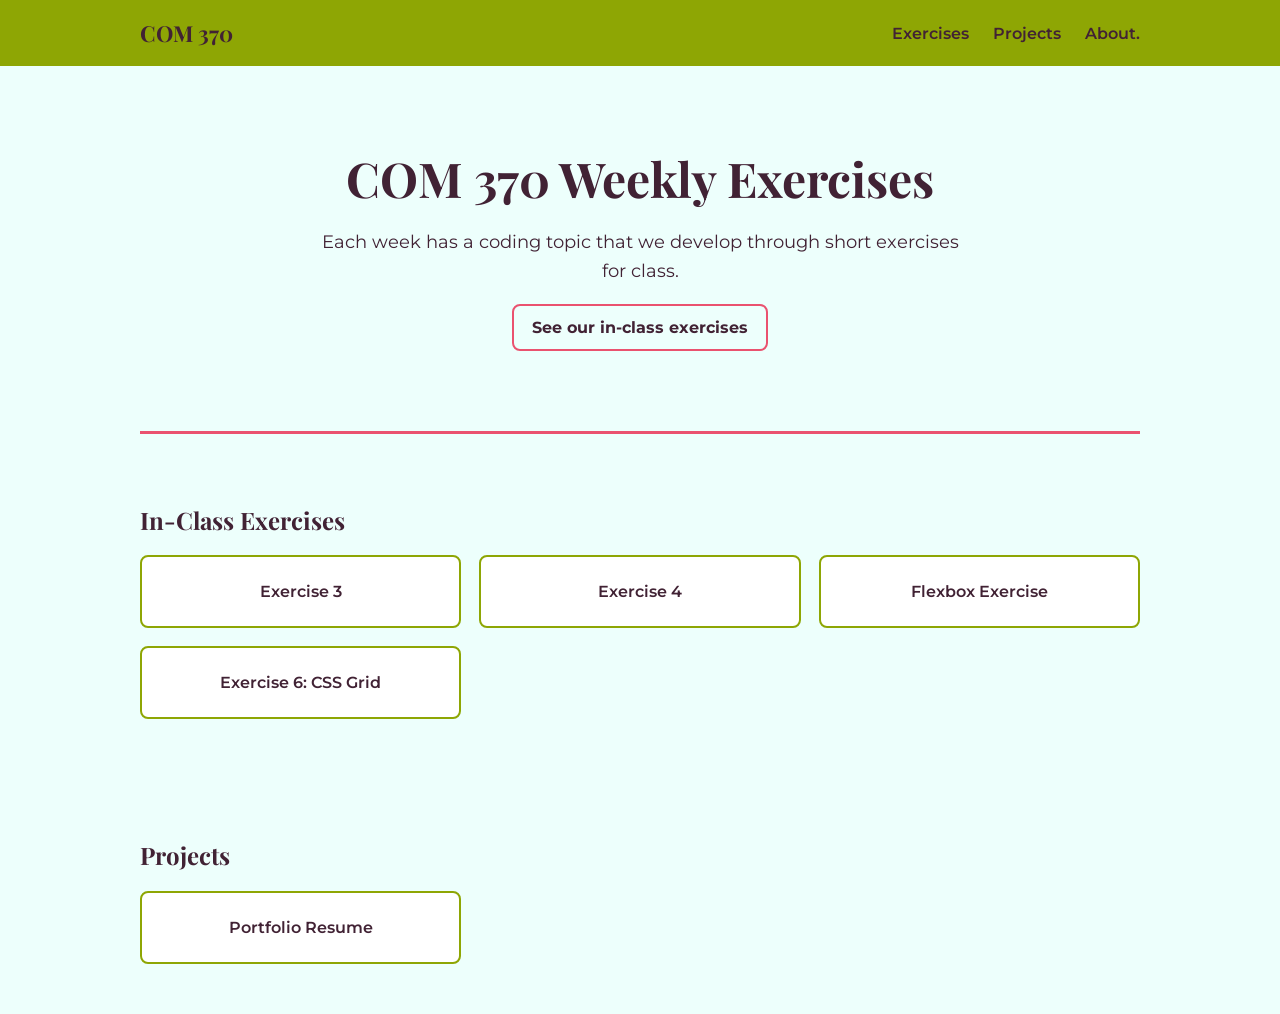
<file: index.html>
<!DOCTYPE html>
<html lang="en">
<head>
    <meta charset="UTF-8">
    <meta name="viewport" content="width=device-width, initial-scale=1.0">
    <title>COM 370 Class Website</title>

    <!-- These links load the two fonts chosen for the tutorial. -->
    <link rel="preconnect" href="https://fonts.googleapis.com">
    <link rel="preconnect" href="https://fonts.gstatic.com" crossorigin>
    <link href="https://fonts.googleapis.com/css2?family=Montserrat:wght@400;600;700&family=Playfair+Display:wght@700&display=swap" rel="stylesheet">

    <!-- This connects the HTML page to the CSS file. -->
    <link rel="stylesheet" href="style.css">
</head>

<body>
    <header class="site-header">
        <nav class="container nav">
            <a class="logo" href="#top">COM 370</a>

            <ul class="nav-links">
                <li><a href="#exercises">Exercises</a></li>
                <li><a href="#projects">Projects</a></li>
                <li><a href="#about">About.</a></li>
            </ul>
        </nav>
    </header>

    <main id="top" class="container">
        <section class="hero" id="about">
            <h1>COM 370 Weekly Exercises</h1>
            <p>
                Each week has a coding topic that we develop
                through short exercises for class.
            </p>
            <a class="btn" href="#exercises">See our in-class exercises</a>
        </section>

        <section class="exercises" id="exercises">
            <h2>In-Class Exercises</h2>

            <div class="cards">
    <a class="card" href="https://kevvasq02-hue.github.io/exercise-3/">
        Exercise 3
    </a>

    <a class="card" href="https://kevvasq02-hue.github.io/exercise4/">
        Exercise 4
    </a>

    <a class="card" href="https://kevvasq02-hue.github.io/flexbox/">
        Flexbox Exercise
    </a>

    <a class="card" href="https://kevvasq02-hue.github.io/exercise-6-grid/">
        Exercise 6: CSS Grid
    </a>

    
</div>
        
        </section>

        <section class="projects" id="projects">
            <h2>Projects</h2>
            <div class="cards">
            <a class="card" href="https://kevvasq02-hue.github.io/portfolioresume/">
        Portfolio Resume

    </a>
    </div>
        
</body>
</html>
</file>
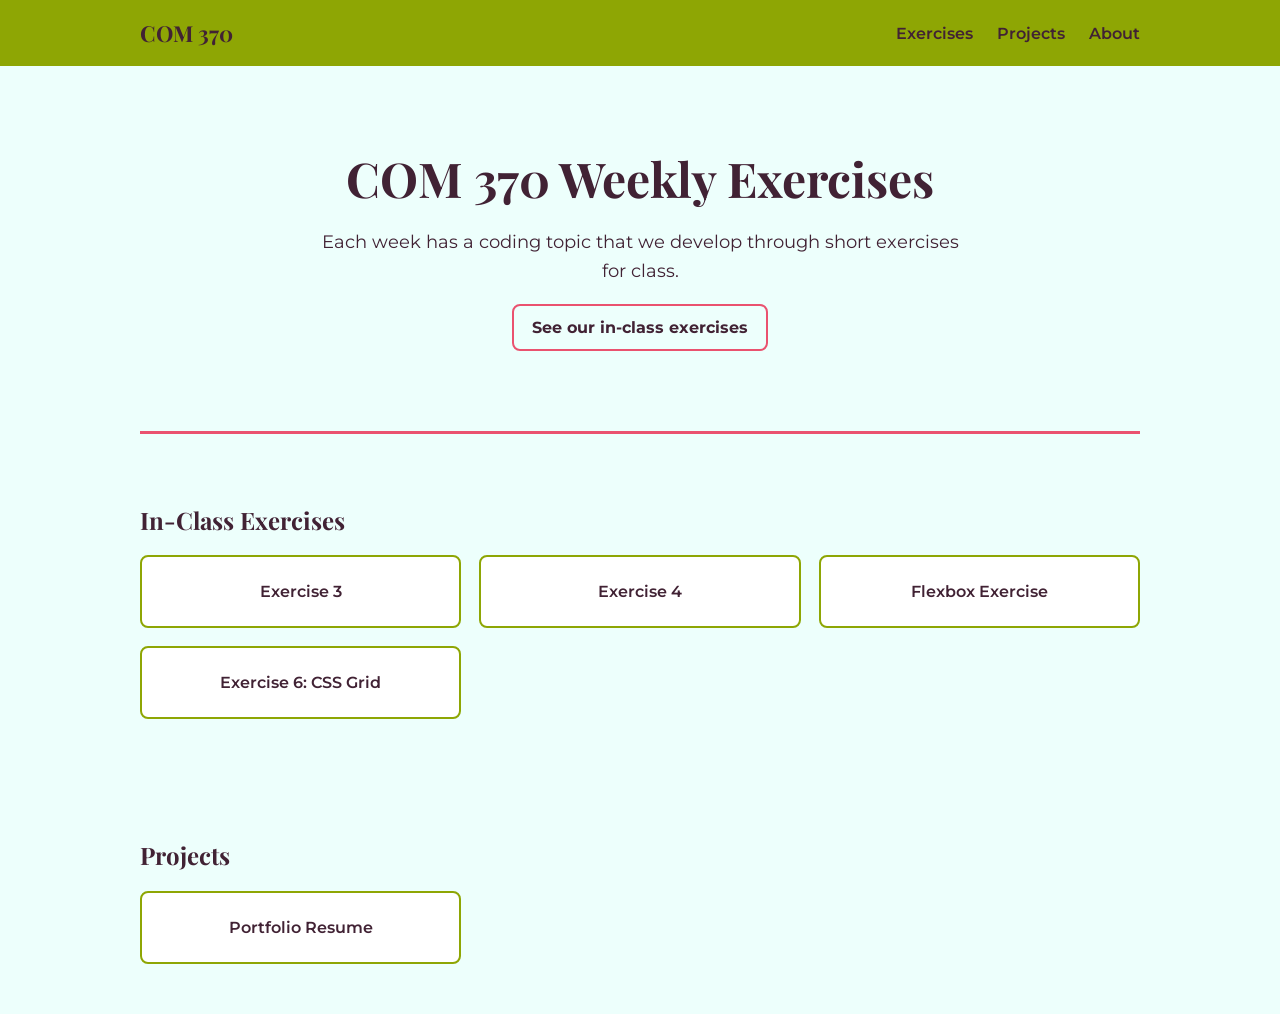
<file: com370/index (1).html>
<!DOCTYPE html>
<html lang="en">
<head>
    <meta charset="UTF-8">
    <meta name="viewport" content="width=device-width, initial-scale=1.0">
    <title>COM 370 Class Website</title>

    <!-- These links load the two fonts chosen for the tutorial. -->
    <link rel="preconnect" href="https://fonts.googleapis.com">
    <link rel="preconnect" href="https://fonts.gstatic.com" crossorigin>
    <link href="https://fonts.googleapis.com/css2?family=Montserrat:wght@400;600;700&family=Playfair+Display:wght@700&display=swap" rel="stylesheet">

    <!-- This connects the HTML page to the CSS file. -->
    <link rel="stylesheet" href="style.css">
</head>

<body>
    <header class="site-header">
        <nav class="container nav">
            <a class="logo" href="#top">COM 370</a>

            <ul class="nav-links">
                <li><a href="#exercises">Exercises</a></li>
                <li><a href="#projects">Projects</a></li>
                <li><a href="#about">About</a></li>
            </ul>
        </nav>
    </header>

    <main id="top" class="container">
        <section class="hero" id="about">
            <h1>COM 370 Weekly Exercises</h1>
            <p>
                Each week has a coding topic that we develop
                through short exercises for class.
            </p>
            <a class="btn" href="#exercises">See our in-class exercises</a>
        </section>

        <section class="exercises" id="exercises">
            <h2>In-Class Exercises</h2>

            <div class="cards">
    <a class="card" href="https://kevvasq02-hue.github.io/exercise-3/">
        Exercise 3
    </a>

    <a class="card" href="https://kevvasq02-hue.github.io/exercise4/">
        Exercise 4
    </a>

    <a class="card" href="https://kevvasq02-hue.github.io/flexbox/">
        Flexbox Exercise
    </a>

    <a class="card" href="https://kevvasq02-hue.github.io/exercise-6-grid/">
        Exercise 6: CSS Grid
    </a>

    
</div>
        
        </section>

        <section class="projects" id="projects">
            <h2>Projects</h2>
            <div class="cards">
            <a class="card" href="https://kevvasq02-hue.github.io/portfolioresume/">
        Portfolio Resume

    </a>
    </div>
        
</body>
</html>
</file>
<file: style.css>
body {
    margin: 0;
    background-color: #edfffc;
    color: #412234;
    font-family: "Montserrat", Arial, sans-serif;
}

h1,
h2,
h3 {
    font-family: "Playfair Display", Georgia, serif;
}

.container {
    max-width: 1000px;
    margin: 0 auto;
    padding-left: 20px;
    padding-right: 20px;
}


/* HEADER AND NAVIGATION */

.site-header {
    background-color: #8ea604;
    position: sticky;
    top: 0;
    z-index: 10;
}

.nav {
    display: flex;
    justify-content: space-between;
    align-items: center;
    flex-wrap: wrap;
    gap: 8px 32px;
    padding-top: 18px;
    padding-bottom: 18px;
}

.logo {
    color: #412234;
    font-family: "Playfair Display", Georgia, serif;
    font-size: 22px;
    font-weight: 700;
    text-decoration: none;
}

.nav-links {
    display: flex;
    gap: 24px;
    list-style: none;
    margin: 0;
    padding: 0;
}

.nav-links a {
    color: #412234;
    font-weight: 600;
    text-decoration: none;
}

.nav-links a:hover {
    color: white;
}


/* HERO SECTION */

.hero {
    display: flex;
    flex-direction: column;
    align-items: center;
    text-align: center;
    gap: 18px;
    padding: 80px 20px;
    border-bottom: 3px solid #ea526f;
}

.hero h1 {
    margin: 0;
    font-size: 48px;
}

.hero p {
    margin: 0;
    max-width: 650px;
    font-size: 18px;
    line-height: 1.6;
}


/* HERO BUTTON */

.btn {
    color: #412234;
    border: 2px solid #ea526f;
    border-radius: 8px;
    padding: 12px 18px;
    font-weight: 700;
    text-decoration: none;
}

.btn:hover {
    background-color: #ea526f;
    color: white;
}


/* EXERCISES AND PROJECTS */

.exercises,
.projects {
    padding-top: 50px;
    padding-bottom: 50px;
}


/* LINK CARDS */

.cards {
    display: grid;
    grid-template-columns: repeat(3, 1fr);
    gap: 18px;
}

.card {
    background-color: white;
    color: #412234;
    border: 2px solid #8ea604;
    border-radius: 8px;
    padding: 25px;
    font-weight: 600;
    text-align: center;
    text-decoration: none;
}

.card:hover {
    background-color: #ea526f;
    border-color: #ea526f;
    color: white;
}


/* PHONE AND SMALL-SCREEN DESIGN */

@media (max-width: 700px) {
    .hero {
        padding-top: 55px;
        padding-bottom: 55px;
    }

    .hero h1 {
        font-size: 36px;
    }

    .cards {
        grid-template-columns: 1fr;
    }
}
</file>
<file: com370/style.css>
body {
    margin: 0;
    background-color: #edfffc;
    color: #412234;
    font-family: "Montserrat", Arial, sans-serif;
}

h1,
h2,
h3 {
    font-family: "Playfair Display", Georgia, serif;
}

.container {
    max-width: 1000px;
    margin: 0 auto;
    padding-left: 20px;
    padding-right: 20px;
}


/* HEADER AND NAVIGATION */

.site-header {
    background-color: #8ea604;
    position: sticky;
    top: 0;
    z-index: 10;
}

.nav {
    display: flex;
    justify-content: space-between;
    align-items: center;
    flex-wrap: wrap;
    gap: 8px 32px;
    padding-top: 18px;
    padding-bottom: 18px;
}

.logo {
    color: #412234;
    font-family: "Playfair Display", Georgia, serif;
    font-size: 22px;
    font-weight: 700;
    text-decoration: none;
}

.nav-links {
    display: flex;
    gap: 24px;
    list-style: none;
    margin: 0;
    padding: 0;
}

.nav-links a {
    color: #412234;
    font-weight: 600;
    text-decoration: none;
}

.nav-links a:hover {
    color: white;
}


/* HERO SECTION */

.hero {
    display: flex;
    flex-direction: column;
    align-items: center;
    text-align: center;
    gap: 18px;
    padding: 80px 20px;
    border-bottom: 3px solid #ea526f;
}

.hero h1 {
    margin: 0;
    font-size: 48px;
}

.hero p {
    margin: 0;
    max-width: 650px;
    font-size: 18px;
    line-height: 1.6;
}


/* HERO BUTTON */

.btn {
    color: #412234;
    border: 2px solid #ea526f;
    border-radius: 8px;
    padding: 12px 18px;
    font-weight: 700;
    text-decoration: none;
}

.btn:hover {
    background-color: #ea526f;
    color: white;
}


/* EXERCISES AND PROJECTS */

.exercises,
.projects {
    padding-top: 50px;
    padding-bottom: 50px;
}


/* LINK CARDS */

.cards {
    display: grid;
    grid-template-columns: repeat(3, 1fr);
    gap: 18px;
}

.card {
    background-color: white;
    color: #412234;
    border: 2px solid #8ea604;
    border-radius: 8px;
    padding: 25px;
    font-weight: 600;
    text-align: center;
    text-decoration: none;
}

.card:hover {
    background-color: #ea526f;
    border-color: #ea526f;
    color: white;
}


/* PHONE AND SMALL-SCREEN DESIGN */

@media (max-width: 700px) {
    .hero {
        padding-top: 55px;
        padding-bottom: 55px;
    }

    .hero h1 {
        font-size: 36px;
    }

    .cards {
        grid-template-columns: 1fr;
    }
}
</file>
